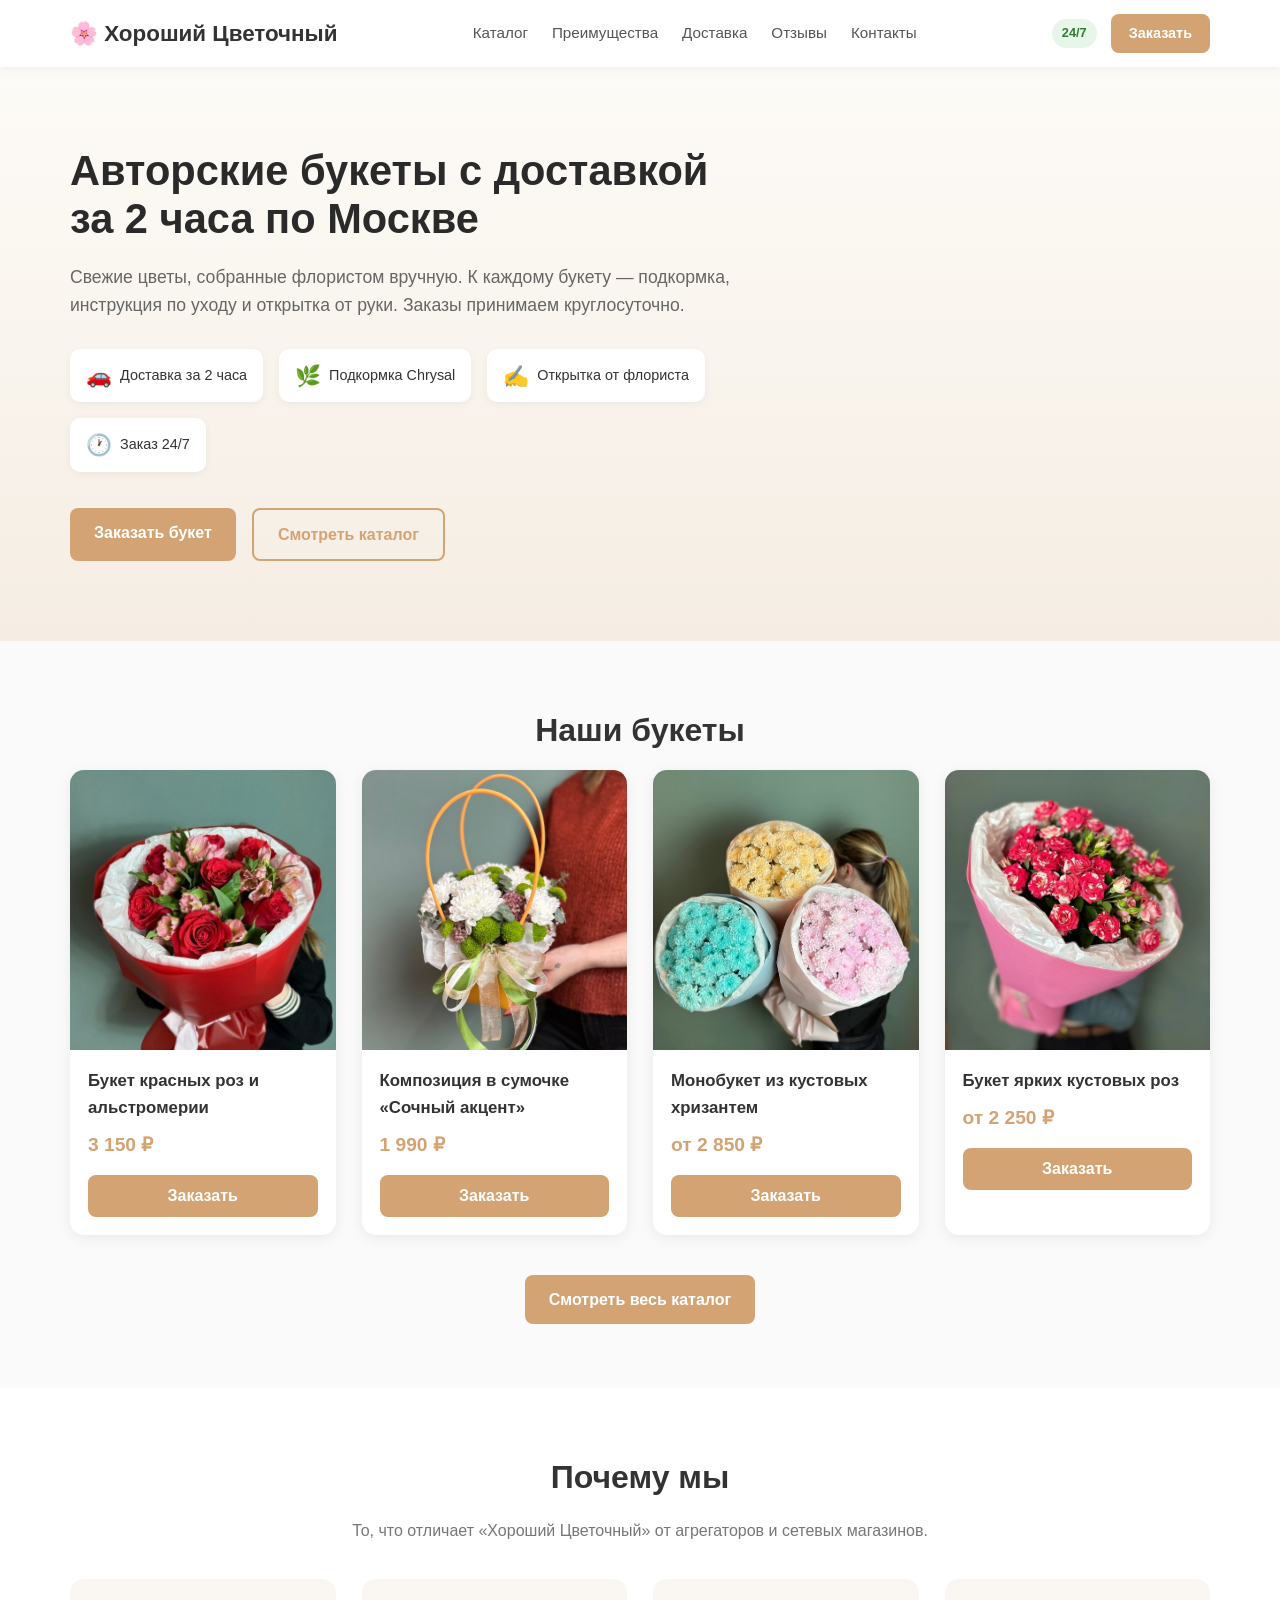
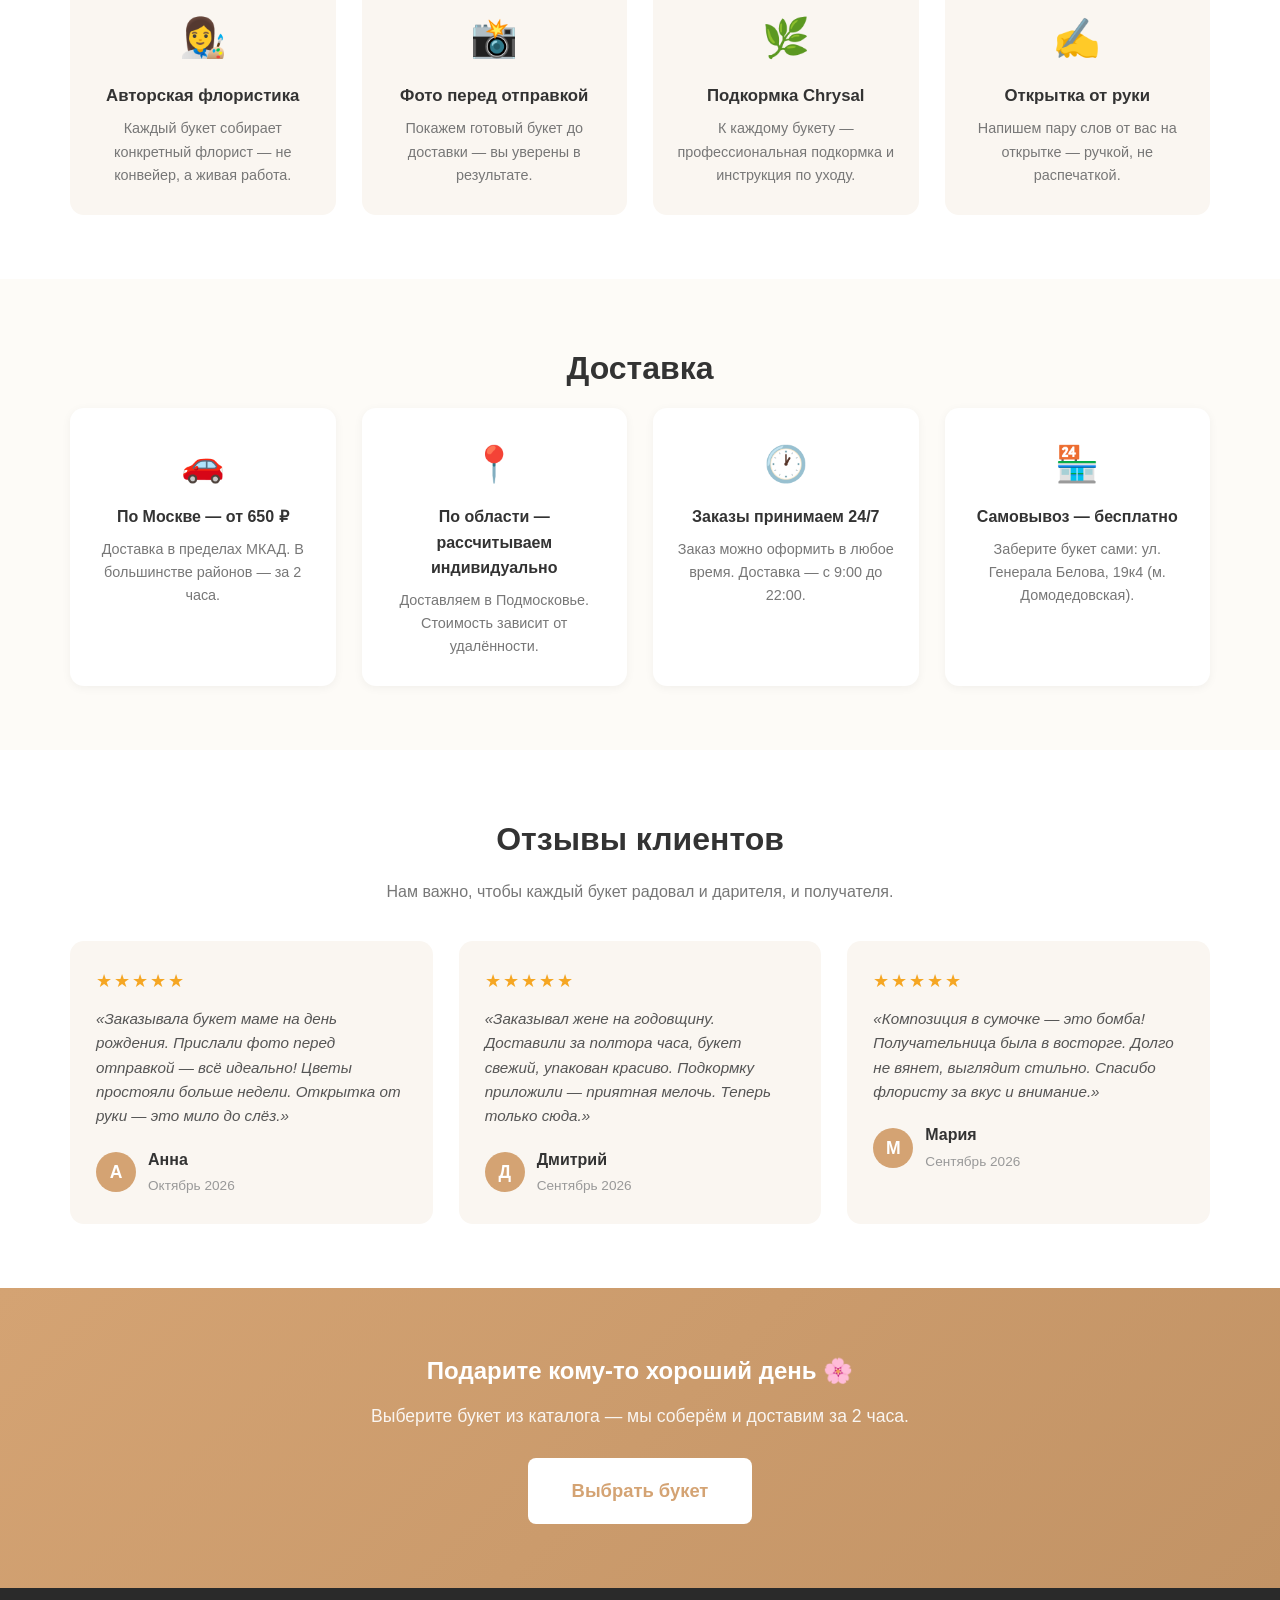
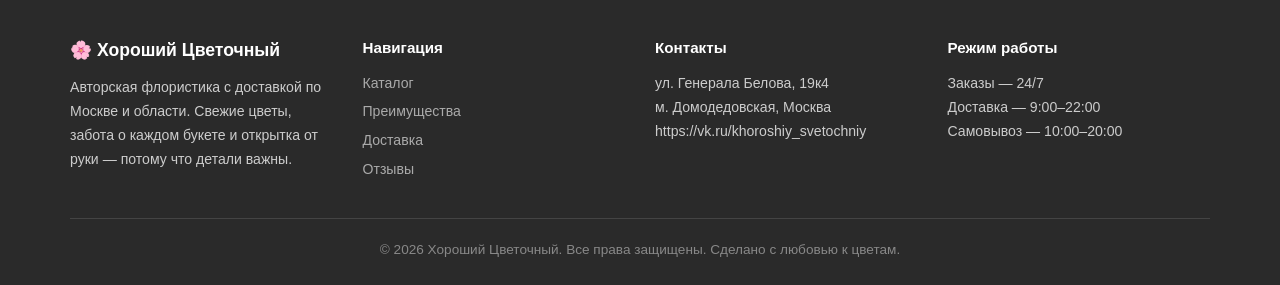
<file: index.html>
<!DOCTYPE html>
<html lang="ru">
<head>
  <meta charset="UTF-8">
  <meta name="viewport" content="width=device-width, initial-scale=1.0">
  <title>Хороший Цветочный — доставка цветов по Москве</title>
  <link rel="stylesheet" href="style.css">
</head>
<body>

<!-- HEADER -->
<header class="header">
  <div class="container header-inner">
    <a href="index.html" class="logo">🌸 Хороший Цветочный</a>
    <nav class="nav">
      <a href="catalog.html">Каталог</a>
      <a href="#advantages">Преимущества</a>
      <a href="#delivery">Доставка</a>
      <a href="#reviews">Отзывы</a>
      <a href="#contacts">Контакты</a>
    </nav>
    <div class="header-right">
      <span class="badge-247">24/7</span>
      <a href="catalog.html" class="btn btn-sm">Заказать</a>
    </div>
  </div>
</header>

<!-- HERO -->
<section class="hero">
  <div class="container">
    <div class="hero-text">
      <h1>Авторские букеты с доставкой за 2 часа по Москве</h1>
      <p>Свежие цветы, собранные флористом вручную. К каждому букету — подкормка, инструкция по уходу и открытка от руки. Заказы принимаем круглосуточно.</p>
      <div class="hero-badges">
        <div class="badge"><span class="badge-icon">🚗</span><span>Доставка за 2 часа</span></div>
        <div class="badge"><span class="badge-icon">🌿</span><span>Подкормка Chrysal</span></div>
        <div class="badge"><span class="badge-icon">✍️</span><span>Открытка от флориста</span></div>
        <div class="badge"><span class="badge-icon">🕐</span><span>Заказ 24/7</span></div>
      </div>
      <div class="hero-buttons">
        <a href="catalog.html" class="btn btn-primary">Заказать букет</a>
        <a href="catalog.html" class="btn btn-outline">Смотреть каталог</a>
      </div>
    </div>
  </div>
</section>

<!-- CATALOG PREVIEW -->
<section class="catalog-preview">
  <div class="container">
    <h2>Наши букеты</h2>
    <div class="grid">

      <article class="card">
        <img src="img/bouquet1.jpg" alt="Букет красных роз и альстромерии" loading="lazy">
        <div class="card-body">
          <h3>Букет красных роз и альстромерии</h3>
          <p class="price">3 150 ₽</p>
          <button class="btn add-to-cart-main" data-name="Букет красных роз и альстромерии" data-price="3150">Заказать</button>
        </div>
      </article>

      <article class="card">
        <img src="img/bouquet2.jpg" alt="Композиция в сумочке Сочный акцент" loading="lazy">
        <div class="card-body">
          <h3>Композиция в сумочке «Сочный акцент»</h3>
          <p class="price">1 990 ₽</p>
          <button class="btn add-to-cart-main" data-name="Композиция в сумочке Сочный акцент" data-price="1990">Заказать</button>
        </div>
      </article>

      <article class="card">
        <img src="img/bouquet3.jpg" alt="Монобукет из кустовых хризантем" loading="lazy">
        <div class="card-body">
          <h3>Монобукет из кустовых хризантем</h3>
          <p class="price">от 2 850 ₽</p>
          <button class="btn add-to-cart-main" data-name="Монобукет из кустовых хризантем" data-price="2850">Заказать</button>
        </div>
      </article>

      <article class="card">
        <img src="img/bouquet4.jpg" alt="Букет ярких кустовых роз" loading="lazy">
        <div class="card-body">
          <h3>Букет ярких кустовых роз</h3>
          <p class="price">от 2 250 ₽</p>
          <button class="btn add-to-cart-main" data-name="Букет ярких кустовых роз" data-price="2250">Заказать</button>
        </div>
      </article>

    </div>
    <div class="center-link">
      <a href="catalog.html" class="btn btn-primary">Смотреть весь каталог</a>
    </div>
  </div>
</section>

<!-- ADVANTAGES -->
<section class="advantages" id="advantages">
  <div class="container">
    <h2>Почему мы</h2>
    <p class="section-subtitle">То, что отличает «Хороший Цветочный» от агрегаторов и сетевых магазинов.</p>
    <div class="adv-grid">
      <div class="adv-card">
        <span class="adv-icon">👩‍🎨</span>
        <h3>Авторская флористика</h3>
        <p>Каждый букет собирает конкретный флорист — не конвейер, а живая работа.</p>
      </div>
      <div class="adv-card">
        <span class="adv-icon">📸</span>
        <h3>Фото перед отправкой</h3>
        <p>Покажем готовый букет до доставки — вы уверены в результате.</p>
      </div>
      <div class="adv-card">
        <span class="adv-icon">🌿</span>
        <h3>Подкормка Chrysal</h3>
        <p>К каждому букету — профессиональная подкормка и инструкция по уходу.</p>
      </div>
      <div class="adv-card">
        <span class="adv-icon">✍️</span>
        <h3>Открытка от руки</h3>
        <p>Напишем пару слов от вас на открытке — ручкой, не распечаткой.</p>
      </div>
    </div>
  </div>
</section>

<!-- DELIVERY -->
<section class="delivery" id="delivery">
  <div class="container">
    <h2>Доставка</h2>
    <div class="delivery-grid">
      <div class="delivery-card">
        <span class="delivery-icon">🚗</span>
        <h3>По Москве — от 650 ₽</h3>
        <p>Доставка в пределах МКАД. В большинстве районов — за 2 часа.</p>
      </div>
      <div class="delivery-card">
        <span class="delivery-icon">📍</span>
        <h3>По области — рассчитываем индивидуально</h3>
        <p>Доставляем в Подмосковье. Стоимость зависит от удалённости.</p>
      </div>
      <div class="delivery-card">
        <span class="delivery-icon">🕐</span>
        <h3>Заказы принимаем 24/7</h3>
        <p>Заказ можно оформить в любое время. Доставка — с 9:00 до 22:00.</p>
      </div>
      <div class="delivery-card">
        <span class="delivery-icon">🏪</span>
        <h3>Самовывоз — бесплатно</h3>
        <p>Заберите букет сами: ул. Генерала Белова, 19к4 (м. Домодедовская).</p>
      </div>
    </div>
  </div>
</section>

<!-- REVIEWS -->
<section class="reviews" id="reviews">
  <div class="container">
    <h2>Отзывы клиентов</h2>
    <p class="section-subtitle">Нам важно, чтобы каждый букет радовал и дарителя, и получателя.</p>
    <div class="reviews-grid">
      <div class="review-card">
        <div class="stars">★★★★★</div>
        <p class="review-text">«Заказывала букет маме на день рождения. Прислали фото перед отправкой — всё идеально! Цветы простояли больше недели. Открытка от руки — это мило до слёз.»</p>
        <div class="review-author">
          <span class="author-avatar">А</span>
          <div><strong>Анна</strong><br><span class="review-date">Октябрь 2026</span></div>
        </div>
      </div>
      <div class="review-card">
        <div class="stars">★★★★★</div>
        <p class="review-text">«Заказывал жене на годовщину. Доставили за полтора часа, букет свежий, упакован красиво. Подкормку приложили — приятная мелочь. Теперь только сюда.»</p>
        <div class="review-author">
          <span class="author-avatar">Д</span>
          <div><strong>Дмитрий</strong><br><span class="review-date">Сентябрь 2026</span></div>
        </div>
      </div>
      <div class="review-card">
        <div class="stars">★★★★★</div>
        <p class="review-text">«Композиция в сумочке — это бомба! Получательница была в восторге. Долго не вянет, выглядит стильно. Спасибо флористу за вкус и внимание.»</p>
        <div class="review-author">
          <span class="author-avatar">М</span>
          <div><strong>Мария</strong><br><span class="review-date">Сентябрь 2026</span></div>
        </div>
      </div>
    </div>
  </div>
</section>

<!-- CTA -->
<section class="cta">
  <div class="container">
    <h2>Подарите кому-то хороший день 🌸</h2>
    <p>Выберите букет из каталога — мы соберём и доставим за 2 часа.</p>
    <a href="catalog.html" class="btn btn-primary btn-lg">Выбрать букет</a>
  </div>
</section>

<!-- FOOTER -->
<footer class="footer" id="contacts">
  <div class="container">
    <div class="footer-grid">
      <div class="footer-col">
        <h3>🌸 Хороший Цветочный</h3>
        <p>Авторская флористика с доставкой по Москве и области. Свежие цветы, забота о каждом букете и открытка от руки — потому что детали важны.</p>
      </div>
      <div class="footer-col">
        <h4>Навигация</h4>
        <a href="catalog.html">Каталог</a>
        <a href="#advantages">Преимущества</a>
        <a href="#delivery">Доставка</a>
        <a href="#reviews">Отзывы</a>
      </div>
      <div class="footer-col">
        <h4>Контакты</h4>
        <p>ул. Генерала Белова, 19к4<br>м. Домодедовская, Москва<br>https://vk.ru/khoroshiy_svetochniy</p>
      </div>
      <div class="footer-col">
        <h4>Режим работы</h4>
        <p>Заказы — 24/7<br>Доставка — 9:00–22:00<br>Самовывоз — 10:00–20:00</p>
      </div>
    </div>
    <div class="footer-bottom">
      <p>© 2026 Хороший Цветочный. Все права защищены. Сделано с любовью к цветам.</p>
    </div>
  </div>
</footer>

<script>
  // Все кнопки "Заказать" на главной — добавляют товар в корзину и перекидывают в каталог
  document.querySelectorAll('.add-to-cart-main').forEach(function(btn) {
    btn.addEventListener('click', function() {
      var name = btn.getAttribute('data-name');
      var price = parseInt(btn.getAttribute('data-price'));

      // Читаем текущую корзину из localStorage
      var cart = [];
      try {
        cart = JSON.parse(localStorage.getItem('cart') || '[]');
      } catch(e) {
        cart = [];
      }

      // Добавляем товар
      cart.push({ name: name, price: price });

      // Сохраняем
      localStorage.setItem('cart', JSON.stringify(cart));

      // Переходим в каталог
      window.location.href = 'catalog.html';
    });
  });
</script>

</body>
</html>
</file>
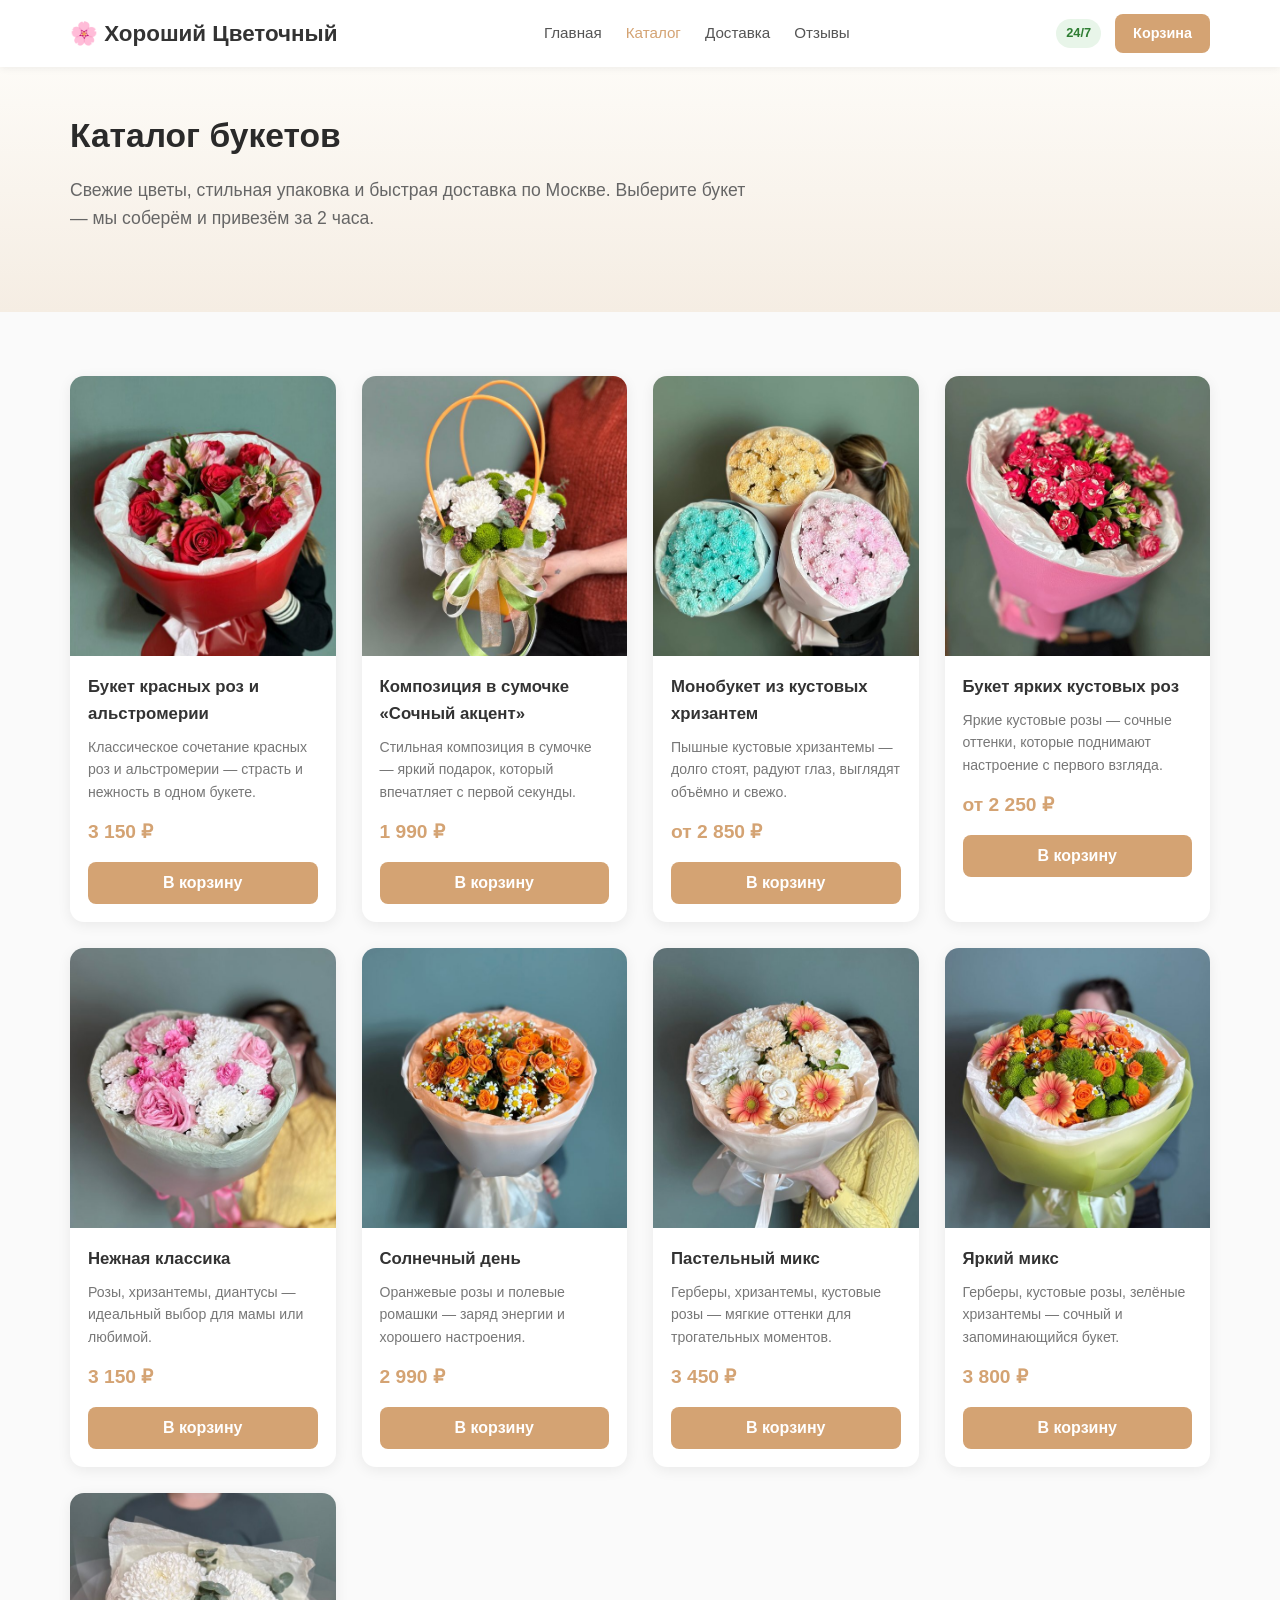
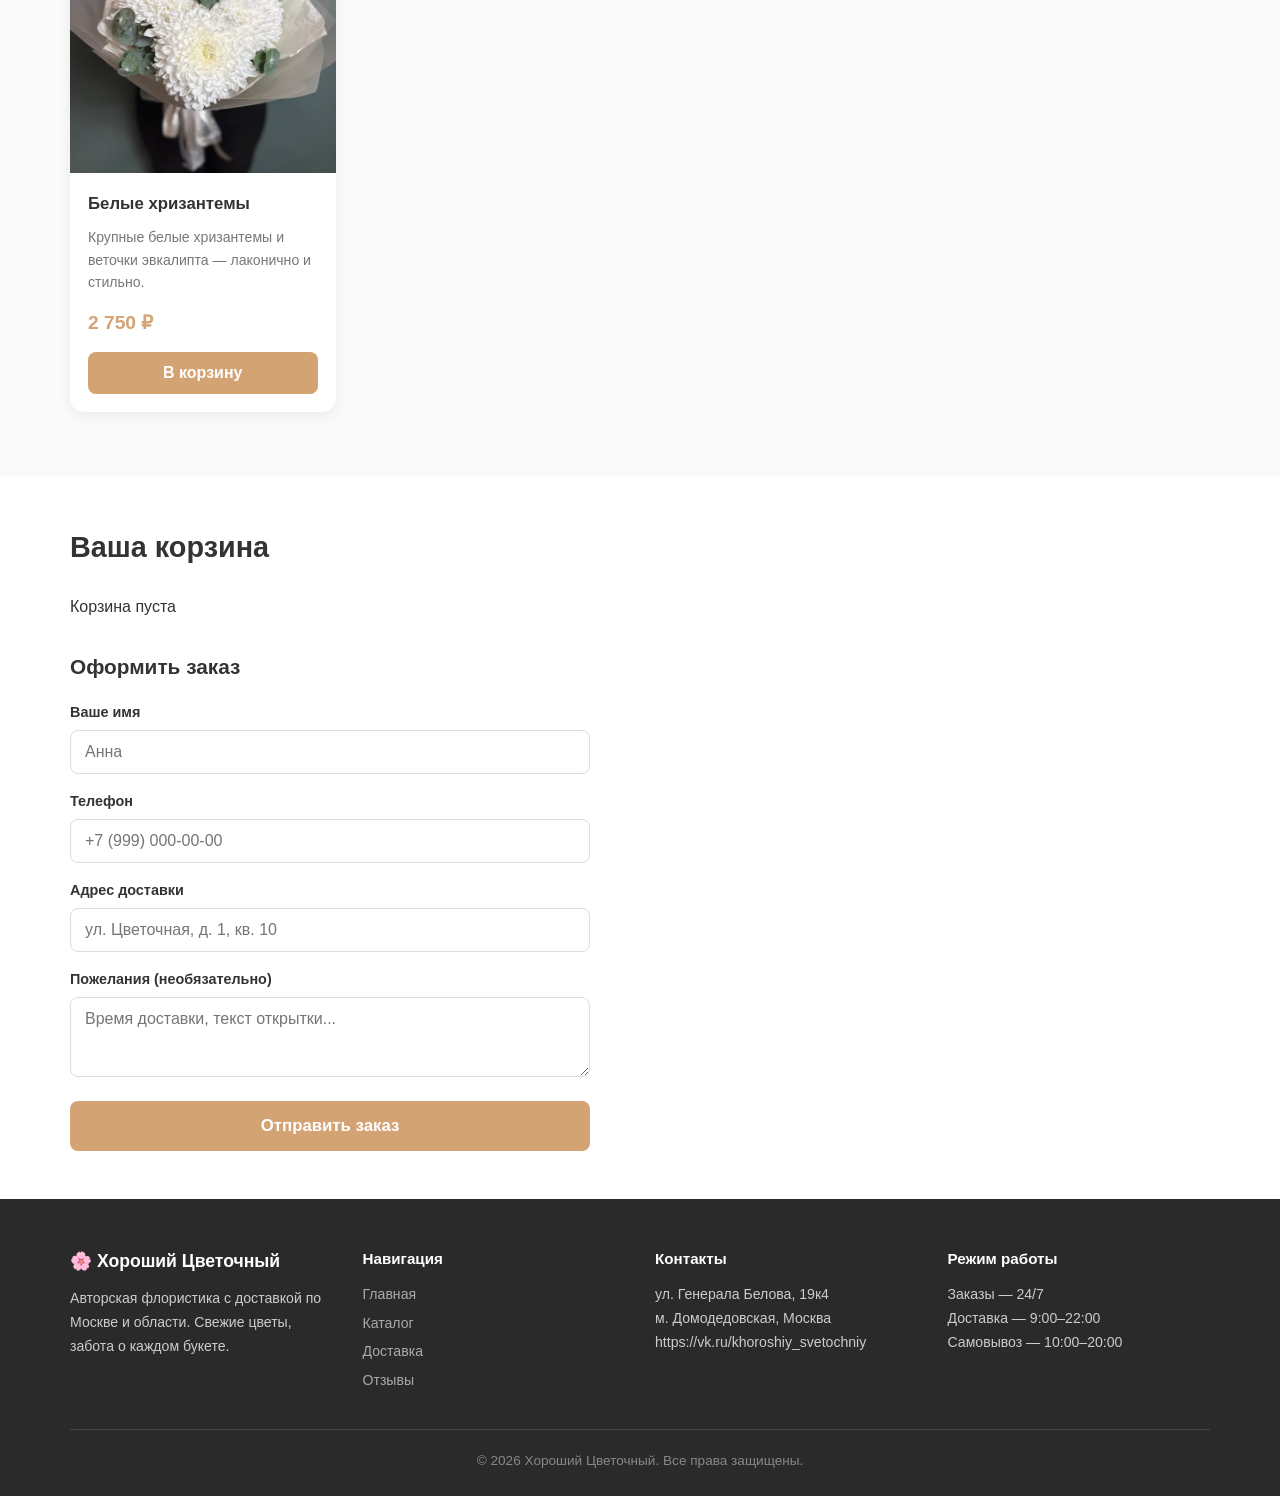
<file: catalog.html>
<!DOCTYPE html>
<html lang="ru">
<head>
  <meta charset="UTF-8">
  <meta name="viewport" content="width=device-width, initial-scale=1.0">
  <title>Каталог букетов — Хороший Цветочный</title>
  <link rel="stylesheet" href="style.css">
</head>
<body>

<!-- HEADER -->
<header class="header">
  <div class="container header-inner">
    <a href="index.html" class="logo">🌸 Хороший Цветочный</a>
    <nav class="nav">
      <a href="index.html">Главная</a>
      <a href="catalog.html" style="color:#d4a373;">Каталог</a>
      <a href="index.html#delivery">Доставка</a>
      <a href="index.html#reviews">Отзывы</a>
    </nav>
    <div class="header-right">
      <span class="badge-247">24/7</span>
      <a href="#cart" class="btn btn-sm">Корзина</a>
    </div>
  </div>
</header>

<!-- HERO -->
<section class="hero" style="padding:50px 0;">
  <div class="container">
    <div class="hero-text">
      <h1 style="font-size:2.1rem;">Каталог букетов</h1>
      <p>Свежие цветы, стильная упаковка и быстрая доставка по Москве. Выберите букет — мы соберём и привезём за 2 часа.</p>
    </div>
  </div>
</section>

<!-- CATALOG -->
<section class="catalog">
  <div class="container">
    <div class="grid">

      <article class="card">
        <img src="img/bouquet1.jpg" alt="Букет красных роз и альстромерии" loading="lazy">
        <div class="card-body">
          <h3>Букет красных роз и альстромерии</h3>
          <p class="desc">Классическое сочетание красных роз и альстромерии — страсть и нежность в одном букете.</p>
          <p class="price">3 150 ₽</p>
          <button class="btn add-to-cart" data-name="Букет красных роз и альстромерии" data-price="3150">В корзину</button>
        </div>
      </article>

      <article class="card">
        <img src="img/bouquet2.jpg" alt="Композиция в сумочке Сочный акцент" loading="lazy">
        <div class="card-body">
          <h3>Композиция в сумочке «Сочный акцент»</h3>
          <p class="desc">Стильная композиция в сумочке — яркий подарок, который впечатляет с первой секунды.</p>
          <p class="price">1 990 ₽</p>
          <button class="btn add-to-cart" data-name="Композиция в сумочке Сочный акцент" data-price="1990">В корзину</button>
        </div>
      </article>

      <article class="card">
        <img src="img/bouquet3.jpg" alt="Монобукет из кустовых хризантем" loading="lazy">
        <div class="card-body">
          <h3>Монобукет из кустовых хризантем</h3>
          <p class="desc">Пышные кустовые хризантемы — долго стоят, радуют глаз, выглядят объёмно и свежо.</p>
          <p class="price">от 2 850 ₽</p>
          <button class="btn add-to-cart" data-name="Монобукет из кустовых хризантем" data-price="2850">В корзину</button>
        </div>
      </article>

      <article class="card">
        <img src="img/bouquet4.jpg" alt="Букет ярких кустовых роз" loading="lazy">
        <div class="card-body">
          <h3>Букет ярких кустовых роз</h3>
          <p class="desc">Яркие кустовые розы — сочные оттенки, которые поднимают настроение с первого взгляда.</p>
          <p class="price">от 2 250 ₽</p>
          <button class="btn add-to-cart" data-name="Букет ярких кустовых роз" data-price="2250">В корзину</button>
        </div>
      </article>

      <article class="card">
        <img src="img/bouquet5.jpg" alt="Нежная классика" loading="lazy">
        <div class="card-body">
          <h3>Нежная классика</h3>
          <p class="desc">Розы, хризантемы, диантусы — идеальный выбор для мамы или любимой.</p>
          <p class="price">3 150 ₽</p>
          <button class="btn add-to-cart" data-name="Нежная классика" data-price="3150">В корзину</button>
        </div>
      </article>

      <article class="card">
        <img src="img/bouquet6.jpg" alt="Солнечный день" loading="lazy">
        <div class="card-body">
          <h3>Солнечный день</h3>
          <p class="desc">Оранжевые розы и полевые ромашки — заряд энергии и хорошего настроения.</p>
          <p class="price">2 990 ₽</p>
          <button class="btn add-to-cart" data-name="Солнечный день" data-price="2990">В корзину</button>
        </div>
      </article>

      <article class="card">
        <img src="img/bouquet7.jpg" alt="Пастельный микс" loading="lazy">
        <div class="card-body">
          <h3>Пастельный микс</h3>
          <p class="desc">Герберы, хризантемы, кустовые розы — мягкие оттенки для трогательных моментов.</p>
          <p class="price">3 450 ₽</p>
          <button class="btn add-to-cart" data-name="Пастельный микс" data-price="3450">В корзину</button>
        </div>
      </article>

      <article class="card">
        <img src="img/bouquet8.jpg" alt="Яркий микс" loading="lazy">
        <div class="card-body">
          <h3>Яркий микс</h3>
          <p class="desc">Герберы, кустовые розы, зелёные хризантемы — сочный и запоминающийся букет.</p>
          <p class="price">3 800 ₽</p>
          <button class="btn add-to-cart" data-name="Яркий микс" data-price="3800">В корзину</button>
        </div>
      </article>

      <article class="card">
        <img src="img/bouquet9.jpg" alt="Белые хризантемы с эвкалиптом" loading="lazy">
        <div class="card-body">
          <h3>Белые хризантемы</h3>
          <p class="desc">Крупные белые хризантемы и веточки эвкалипта — лаконично и стильно.</p>
          <p class="price">2 750 ₽</p>
          <button class="btn add-to-cart" data-name="Белые хризантемы" data-price="2750">В корзину</button>
        </div>
      </article>

    </div>
  </div>
</section>

<!-- CART & ORDER FORM -->
<section class="cart-section" id="cart">
  <div class="container">
    <h2>Ваша корзина</h2>
    <div id="cart-items"></div>
    <div id="cart-total" class="cart-total"></div>

    <form id="order-form" class="order-form">
      <h3>Оформить заказ</h3>
      <div class="form-group">
        <label for="name">Ваше имя</label>
        <input type="text" id="name" name="name" placeholder="Анна" required>
      </div>
      <div class="form-group">
        <label for="phone">Телефон</label>
        <input type="tel" id="phone" name="phone" placeholder="+7 (999) 000-00-00" required>
      </div>
      <div class="form-group">
        <label for="address">Адрес доставки</label>
        <input type="text" id="address" name="address" placeholder="ул. Цветочная, д. 1, кв. 10" required>
      </div>
      <div class="form-group">
        <label for="comment">Пожелания (необязательно)</label>
        <textarea id="comment" name="comment" placeholder="Время доставки, текст открытки..."></textarea>
      </div>
      <button type="submit" class="btn btn-primary">Отправить заказ</button>
    </form>
  </div>
</section>

<!-- FOOTER -->
<footer class="footer">
  <div class="container">
    <div class="footer-grid">
      <div class="footer-col">
        <h3>🌸 Хороший Цветочный</h3>
        <p>Авторская флористика с доставкой по Москве и области. Свежие цветы, забота о каждом букете.</p>
      </div>
      <div class="footer-col">
        <h4>Навигация</h4>
        <a href="index.html">Главная</a>
        <a href="catalog.html">Каталог</a>
        <a href="index.html#delivery">Доставка</a>
        <a href="index.html#reviews">Отзывы</a>
      </div>
      <div class="footer-col">
        <h4>Контакты</h4>
        <p>ул. Генерала Белова, 19к4<br>м. Домодедовская, Москва<br>https://vk.ru/khoroshiy_svetochniy</p>
      </div>
      <div class="footer-col">
        <h4>Режим работы</h4>
        <p>Заказы — 24/7<br>Доставка — 9:00–22:00<br>Самовывоз — 10:00–20:00</p>
      </div>
    </div>
    <div class="footer-bottom">
      <p>© 2026 Хороший Цветочный. Все права защищены.</p>
    </div>
  </div>
</footer>

<script>
  // === НАСТРОЙКИ ===
  var MAX_TOKEN = 'f9LHodD0cOIAaZ-61HV5qNPnrATF4luvrDhyu6qS65cJDTzbeymN9eYPBkEsn5RuLpVjSQDS8CVbznzJB9Dy';
  var MAX_CHAT_ID = '-79934788526699';
  var TELEGRAM_TOKEN = '8867662801:AAGN0cymmK6Ls2-s5GAmcrfmFPsVBflHkGI';
  var TELEGRAM_CHAT_ID = '8529677781';
  var VK_LINK = 'https://vk.ru/khoroshiy_svetochniy';
  // ================

  var cartItems = [];
  var cartItemsEl = document.getElementById('cart-items');
  var cartTotalEl = document.getElementById('cart-total');

  try {
    var saved = localStorage.getItem('cartItems');
    if (saved) {
      cartItems = JSON.parse(saved);
      localStorage.removeItem('cartItems');
    }
  } catch (e) {}

  document.querySelectorAll('.add-to-cart').forEach(function(btn) {
    btn.addEventListener('click', function() {
      var name = btn.getAttribute('data-name');
      var price = parseInt(btn.getAttribute('data-price'));
      cartItems.push({ name: name, price: price });
      renderCart();
      btn.textContent = '✓ Добавлено';
      btn.style.background = '#4CAF50';
      setTimeout(function() {
        btn.textContent = 'В корзину';
        btn.style.background = '';
      }, 1500);
    });
  });

  function renderCart() {
    if (cartItems.length === 0) {
      cartItemsEl.innerHTML = '<p>Корзина пуста</p>';
      cartTotalEl.innerHTML = '';
      return;
    }
    cartItemsEl.innerHTML = cartItems.map(function(item, index) {
      return '<div class="cart-item">' +
        '<span>' + item.name + '</span>' +
        '<span>' + item.price + ' ₽</span>' +
        '<button class="remove-btn" data-index="' + index + '">×</button>' +
        '</div>';
    }).join('');
    var total = cartItems.reduce(function(sum, item) { return sum + item.price; }, 0);
    cartTotalEl.innerHTML = '<strong>Итого: ' + total + ' ₽</strong>';
    document.querySelectorAll('.remove-btn').forEach(function(btn) {
      btn.addEventListener('click', function() {
        var index = parseInt(btn.getAttribute('data-index'));
        cartItems.splice(index, 1);
        renderCart();
      });
    });
  }
  renderCart();

  function buildOrderText(name, phone, address, wishes) {
    var totalPrice = cartItems.reduce(function(sum, i) { return sum + i.price; }, 0);
    var itemsList = cartItems.map(function(i) { return '- ' + i.name + ' (' + i.price + ' ₽)'; }).join('\n');
    var text = 'Новый заказ!\n\n' +
      'Клиент: ' + name + '\n' +
      'Телефон: ' + phone + '\n' +
      'Адрес: ' + address + '\n';
    if (wishes) text += 'Пожелания: ' + wishes + '\n';
    text += '\nСостав заказа:\n' + itemsList + '\n\nИтого: ' + totalPrice + ' ₽';
    return text;
  }

  // === ОТПРАВКА В МАКС ===
  function sendToMax(orderText) {
    var url = 'https://platform-api2.max.ru/messages?chat_id=' + MAX_CHAT_ID;
    return fetch(url, {
      method: 'POST',
      headers: {
        'Authorization': MAX_TOKEN,
        'Content-Type': 'application/json'
      },
      body: JSON.stringify({ text: orderText })
    })
    .then(function(resp) { return resp.json(); })
    .then(function(data) {
      if (data && (data.mid || data.message)) {
        return true;
      }
      throw new Error(data.message || data.description || 'MAX error');
      });
  }

  // === ОТПРАВКА В TELEGRAM (запасной канал) ===
  function sendToTelegram(orderText) {
    var url = 'https://api.telegram.org/bot' + TELEGRAM_TOKEN + '/sendMessage';
    var params = new URLSearchParams();
    params.append('chat_id', TELEGRAM_CHAT_ID);
    params.append('text', orderText);
    return fetch(url, {
      method: 'POST',
      headers: { 'Content-Type': 'application/x-www-form-urlencoded' },
      body: params.toString()
    })
    .then(function(resp) { return resp.json(); })
    .then(function(data) {
      if (data.ok) return true;
      throw new Error(data.description || 'Telegram error');
    });
  }

  // === ФОЛБЭК В ВК ===
  function showVkFallback(orderText) {
    var overlay = document.createElement('div');
    overlay.style.cssText = 'position:fixed;top:0;left:0;width:100%;height:100%;background:rgba(0,0,0,0.7);z-index:9999;display:flex;align-items:center;justify-content:center;padding:20px;';
    var box = document.createElement('div');
    box.style.cssText = 'background:#fff;border-radius:16px;padding:30px;max-width:480px;width:100%;max-height:90vh;overflow-y:auto;box-shadow:0 20px 60px rgba(0,0,0,0.3);';
    box.innerHTML =
      '<h2 style="margin:0 0 10px;color:#333;font-size:1.4rem;">Почти готово!</h2>' +
      '<p style="color:#666;margin-bottom:20px;line-height:1.5;">Автоотправка недоступна. Скопируйте текст заказа и отправьте его нам в ВК.</p>' +
      '<textarea id="vk-order-text" readonly style="width:100%;height:180px;padding:15px;border:2px solid #e0d5c5;border-radius:10px;font-family:inherit;font-size:0.95rem;resize:none;background:#faf8f5;color:#333;outline:none;">' + orderText.replace(/</g, '&lt;').replace(/>/g, '&gt;') + '</textarea>' +
      '<div style="display:flex;flex-direction:column;gap:12px;margin-top:20px;">' +
        '<button id="vk-copy-btn" style="background:#d4a373;color:#fff;border:none;padding:16px;border-radius:10px;font-size:1.05rem;cursor:pointer;font-weight:600;">📋 Скопировать текст заказа</button>' +
        '<button id="vk-open-btn" style="background:#4a76a8;color:#fff;border:none;padding:16px;border-radius:10px;font-size:1.05rem;cursor:pointer;font-weight:600;display:none;">Открыть чат ВК →</button>' +
        '<button id="vk-cancel-btn" style="background:none;border:none;color:#999;cursor:pointer;padding:8px;font-size:0.9rem;">Отмена</button>' +
      '</div>';
    overlay.appendChild(box);
    document.body.appendChild(overlay);

    var textarea = box.querySelector('#vk-order-text');
    var copyBtn = box.querySelector('#vk-copy-btn');
    var openBtn = box.querySelector('#vk-open-btn');
    var cancelBtn = box.querySelector('#vk-cancel-btn');

    setTimeout(function() { textarea.select(); }, 100);

    copyBtn.addEventListener('click', function() {
      if (navigator.clipboard) {
        navigator.clipboard.writeText(orderText).then(function() {
          copyBtn.textContent = '✓ Скопировано!';
          copyBtn.style.background = '#4CAF50';
          openBtn.style.display = 'block';
        }).catch(function() {
          textarea.select();
          document.execCommand('copy');
          copyBtn.textContent = '✓ Скопировано!';
          copyBtn.style.background = '#4CAF50';
          openBtn.style.display = 'block';
        });
      } else {
        textarea.select();
        document.execCommand('copy');
        copyBtn.textContent = '✓ Скопировано!';
        copyBtn.style.background = '#4CAF50';
        openBtn.style.display = 'block';
      }
    });

    openBtn.addEventListener('click', function() {
      window.open(VK_LINK, '_blank');
    });

    cancelBtn.addEventListener('click', function() {
      document.body.removeChild(overlay);
    });
  }

  // === ОТПРАВКА ЗАКАЗА ===
  document.getElementById('order-form').addEventListener('submit', function(e) {
    e.preventDefault();
    var name = document.getElementById('name').value;
    var phone = document.getElementById('phone').value;
    var address = document.getElementById('address').value;
    var wishesEl = document.getElementById('wishes');
    var wishes = wishesEl ? wishesEl.value : '';

    if (cartItems.length === 0) {
      alert('Сначала добавьте товары в корзину!');
      return;
    }

    var orderText = buildOrderText(name, phone, address, wishes);
    var submitBtn = e.target.querySelector('button[type="submit"]');
    submitBtn.textContent = 'Отправка...';
    submitBtn.disabled = true;

    // 1) Пытаемся МАКС
    sendToMax(orderText)
      .then(function() {
        alert('Спасибо! Заказ успешно отправлен. Мы свяжемся с вами для подтверждения.');
        cartItems.length = 0;
        renderCart();
        document.getElementById('order-form').reset();
        submitBtn.textContent = 'Отправить заказ';
        submitBtn.disabled = false;
      })
      .catch(function(maxError) {
        console.error('МАКС не сработал:', maxError);
        // 2) Если МАКС не вышел — пробуем Telegram
        return sendToTelegram(orderText).then(function() {
          alert('Спасибо! Заказ успешно отправлен. Мы свяжемся с вами для подтверждения.');
          cartItems.length = 0;
          renderCart();
          document.getElementById('order-form').reset();
          submitBtn.textContent = 'Отправить заказ';
          submitBtn.disabled = false;
        });
      })
      .catch(function(tgError) {
        console.error('Telegram тоже не сработал:', tgError);
        // 3) Оба не сработали — фолбэк ВК
        submitBtn.textContent = 'Отправить заказ';
        submitBtn.disabled = false;
        showVkFallback(orderText);
      });
  });
</script>

</body>
</html>
</file>
<file: style.css>
/* ==================== RESET ==================== */
* { box-sizing: border-box; margin: 0; padding: 0; }
body { font-family: -apple-system, BlinkMacSystemFont, 'Segoe UI', Roboto, sans-serif; line-height: 1.6; color: #333; background: #fafafa; }
a { text-decoration: none; color: inherit; }
img { max-width: 100%; display: block; }
.container { max-width: 1180px; margin: 0 auto; padding: 0 20px; }

/* ==================== BUTTONS ==================== */
.btn { display: inline-block; background: #d4a373; color: #fff; border: none; padding: 12px 24px; border-radius: 8px; cursor: pointer; font-size: 1rem; font-weight: 600; transition: background .2s, transform .15s; text-align: center; }
.btn:hover { background: #c29365; transform: translateY(-1px); }
.btn:active { transform: translateY(0); }
.btn-sm { padding: 8px 18px; font-size: .9rem; }
.btn-lg { padding: 18px 44px; font-size: 1.15rem; }
.btn-primary { background: #d4a373; }
.btn-primary:hover { background: #c29365; }
.btn-outline { background: transparent; color: #d4a373; border: 2px solid #d4a373; }
.btn-outline:hover { background: #d4a373; color: #fff; }

/* ==================== HEADER ==================== */
.header { background: #fff; box-shadow: 0 1px 8px rgba(0,0,0,.07); position: sticky; top: 0; z-index: 100; }
.header-inner { display: flex; align-items: center; justify-content: space-between; padding: 14px 20px; }
.logo { font-size: 1.4rem; font-weight: 700; color: #333; white-space: nowrap; }
.nav { display: flex; gap: 24px; }
.nav a { font-size: .95rem; font-weight: 500; color: #555; transition: color .2s; }
.nav a:hover { color: #d4a373; }
.header-right { display: flex; align-items: center; gap: 14px; }
.badge-247 { background: #e8f5e9; color: #2e7d32; font-size: .8rem; font-weight: 700; padding: 4px 10px; border-radius: 20px; white-space: nowrap; }

/* ==================== HERO ==================== */
.hero { background: linear-gradient(180deg, #fdfbf7 0%, #f5ede3 100%); padding: 80px 0; }
.hero-text { max-width: 680px; }
.hero-text h1 { font-size: 2.6rem; line-height: 1.15; margin-bottom: 20px; color: #2a2a2a; }
.hero-text p { font-size: 1.1rem; color: #666; margin-bottom: 30px; }
.hero-badges { display: flex; flex-wrap: wrap; gap: 16px; margin-bottom: 36px; }
.badge { display: flex; align-items: center; gap: 8px; background: #fff; padding: 10px 16px; border-radius: 10px; box-shadow: 0 2px 8px rgba(0,0,0,.05); font-size: .9rem; font-weight: 500; }
.badge-icon { font-size: 1.3rem; }
.hero-buttons { display: flex; gap: 16px; flex-wrap: wrap; }

/* ==================== CATALOG PREVIEW / CATALOG ==================== */
.catalog-preview, .catalog { padding: 64px 0; }
.catalog-preview h2, .catalog h2, .advantages h2, .delivery h2, .reviews h2 { font-size: 2rem; margin-bottom: 14px; text-align: center; }
.section-subtitle { text-align: center; color: #777; font-size: 1rem; margin-bottom: 36px; }
.grid { display: grid; grid-template-columns: repeat(auto-fill, minmax(260px, 1fr)); gap: 26px; }
.card { background: #fff; border-radius: 14px; overflow: hidden; box-shadow: 0 3px 14px rgba(0,0,0,.07); transition: transform .2s, box-shadow .2s; }
.card:hover { transform: translateY(-4px); box-shadow: 0 8px 24px rgba(0,0,0,.12); }
.card img { width: 100%; height: 280px; object-fit: cover; }
.card-body { padding: 18px; }
.card-body h3 { font-size: 1.05rem; margin-bottom: 8px; }
.desc { color: #777; font-size: .88rem; margin-bottom: 14px; }
.price { font-size: 1.2rem; font-weight: 700; color: #d4a373; margin-bottom: 14px; }
.card .btn { width: 100%; }
.center-link { text-align: center; margin-top: 40px; }

/* ==================== ADVANTAGES ==================== */
.advantages { background: #fff; padding: 64px 0; }
.adv-grid { display: grid; grid-template-columns: repeat(auto-fit, minmax(240px, 1fr)); gap: 26px; }
.adv-card { text-align: center; padding: 28px 20px; background: #faf6f1; border-radius: 14px; }
.adv-icon { font-size: 2.4rem; display: block; margin-bottom: 14px; }
.adv-card h3 { font-size: 1.05rem; margin-bottom: 8px; }
.adv-card p { color: #777; font-size: .9rem; }

/* ==================== DELIVERY ==================== */
.delivery { background: #fdfbf7; padding: 64px 0; }
.delivery-grid { display: grid; grid-template-columns: repeat(auto-fit, minmax(240px, 1fr)); gap: 26px; }
.delivery-card { background: #fff; padding: 28px 24px; border-radius: 14px; box-shadow: 0 2px 10px rgba(0,0,0,.05); text-align: center; }
.delivery-icon { font-size: 2.2rem; display: block; margin-bottom: 12px; }
.delivery-card h3 { font-size: 1rem; margin-bottom: 8px; }
.delivery-card p { color: #777; font-size: .9rem; }

/* ==================== REVIEWS ==================== */
.reviews { background: #fff; padding: 64px 0; }
.reviews-grid { display: grid; grid-template-columns: repeat(auto-fit, minmax(300px, 1fr)); gap: 26px; }
.review-card { background: #faf6f1; border-radius: 14px; padding: 26px; }
.stars { color: #f5a623; font-size: 1.1rem; margin-bottom: 12px; letter-spacing: 2px; }
.review-text { color: #555; font-size: .95rem; margin-bottom: 18px; font-style: italic; }
.review-author { display: flex; align-items: center; gap: 12px; }
.author-avatar { width: 40px; height: 40px; border-radius: 50%; background: #d4a373; color: #fff; display: flex; align-items: center; justify-content: center; font-weight: 700; font-size: 1.1rem; }
.review-date { color: #999; font-size: .85rem; }

/* ==================== CTA ==================== */
.cta { background: linear-gradient(135deg, #d4a373 0%, #c29365 100%); color: #fff; text-align: center; padding: 64px 20px; }
.cta h2 { color: #fff; margin-bottom: 12px; }
.cta p { font-size: 1.1rem; margin-bottom: 28px; opacity: .9; }
.cta .btn { background: #fff; color: #d4a373; }
.cta .btn:hover { background: #fdfbf7; }

/* ==================== FOOTER ==================== */
.footer { background: #2a2a2a; color: #ccc; padding: 48px 0 24px; }
.footer-grid { display: grid; grid-template-columns: repeat(auto-fit, minmax(220px, 1fr)); gap: 30px; margin-bottom: 32px; }
.footer-col h3 { color: #fff; font-size: 1.1rem; margin-bottom: 12px; }
.footer-col h4 { color: #fff; font-size: .95rem; margin-bottom: 12px; }
.footer-col p { font-size: .88rem; line-height: 1.7; }
.footer-col a { display: block; font-size: .88rem; color: #aaa; margin-bottom: 6px; transition: color .2s; }
.footer-col a:hover { color: #d4a373; }
.footer-bottom { border-top: 1px solid #444; padding-top: 20px; text-align: center; font-size: .85rem; color: #888; }

/* ==================== CART & FORM ==================== */
.cart-section { background: #fff; padding: 48px 0; }
.cart-section h2 { font-size: 1.8rem; margin-bottom: 24px; text-align: left; }
.cart-item { display: flex; align-items: center; justify-content: space-between; padding: 14px 0; border-bottom: 1px solid #eee; }
.cart-item span:first-child { flex: 1; }
.cart-item .item-price { font-weight: 600; color: #d4a373; margin: 0 16px; }
.remove-btn { background: none; border: none; color: #e53935; cursor: pointer; font-size: 1.3rem; line-height: 1; padding: 4px 10px; border-radius: 6px; transition: background .15s; }
.remove-btn:hover { background: #fceaea; }
.cart-total { text-align: right; font-size: 1.3rem; font-weight: 700; margin: 20px 0; color: #333; }
.cart-empty { color: #999; font-size: .95rem; padding: 16px 0; }
.order-form { max-width: 520px; margin-top: 30px; }
.order-form h3 { font-size: 1.3rem; margin-bottom: 18px; }
.form-group { margin-bottom: 16px; }
.form-group label { display: block; margin-bottom: 6px; font-weight: 600; font-size: .9rem; }
.form-group input, .form-group textarea { width: 100%; padding: 12px 14px; border: 1px solid #ddd; border-radius: 8px; font-size: 1rem; font-family: inherit; transition: border-color .2s; }
.form-group input:focus, .form-group textarea:focus { border-color: #d4a373; outline: none; }
.form-group textarea { resize: vertical; min-height: 80px; }
.order-form .btn { width: 100%; padding: 15px; font-size: 1.05rem; }

/* ==================== RESPONSIVE ==================== */
@media (max-width: 768px) {
  .nav { display: none; }
  .hero-text h1 { font-size: 1.9rem; }
  .hero-badges { gap: 10px; }
  .badge { font-size: .82rem; padding: 8px 12px; }
  .grid { grid-template-columns: 1fr; }
  .header-inner { flex-wrap: wrap; gap: 10px; }
}
</file>
